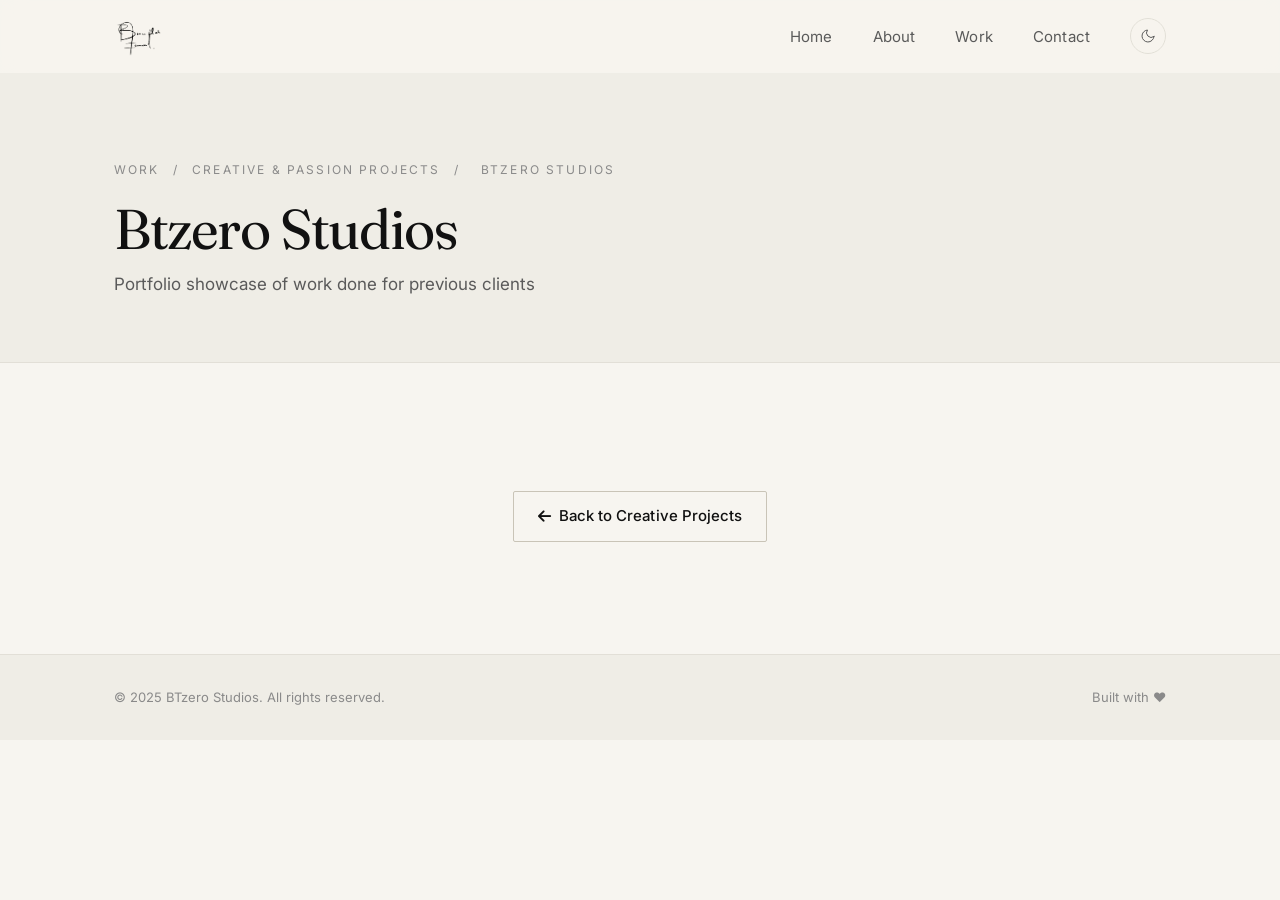
<file: btzero-studios.html>
<!DOCTYPE html>
<html lang="en">
<head>
    <meta charset="UTF-8">
    <meta name="viewport" content="width=device-width, initial-scale=1.0">
    <title>Btzero Studios - Beamlak Tareke</title>
    <script>
        (function() {
            var saved = localStorage.getItem('theme');
            var prefersDark = window.matchMedia && window.matchMedia('(prefers-color-scheme: dark)').matches;
            var theme = saved || (prefersDark ? 'dark' : 'light');
            document.documentElement.setAttribute('data-theme', theme);
        })();
    </script>
    <link rel="preconnect" href="https://fonts.googleapis.com">
    <link rel="preconnect" href="https://fonts.gstatic.com" crossorigin>
    <link href="https://fonts.googleapis.com/css2?family=Fraunces:opsz,wght@9..144,300;9..144,400;9..144,500&family=Inter:wght@300;400;500;600;700&display=swap" rel="stylesheet">
    <link rel="stylesheet" href="styles.css">
    <link rel="stylesheet" href="https://cdnjs.cloudflare.com/ajax/libs/font-awesome/6.0.0/css/all.min.css">
</head>
<body>
    <!-- Navigation -->
    <nav class="navbar">
        <div class="nav-container">
            <div class="nav-logo">
                <a href="index.html"><img src="Pictures/Sign.png" alt="Beamlak Tareke" class="logo-image"></a>
            </div>
            <ul class="nav-menu">
                <li class="nav-item">
                    <a href="index.html#home" class="nav-link">Home</a>
                </li>
                <li class="nav-item">
                    <a href="index.html#about" class="nav-link">About</a>
                </li>
                <li class="nav-item">
                    <a href="index.html#work" class="nav-link">Work</a>
                </li>
                <li class="nav-item">
                    <a href="index.html#contact" class="nav-link">Contact</a>
                </li>
                <li class="nav-item">
                    <button class="theme-toggle" type="button" aria-label="Toggle color theme">
                        <svg class="icon-moon" viewBox="0 0 24 24" fill="none" stroke="currentColor" stroke-width="1.5" stroke-linecap="round" stroke-linejoin="round" aria-hidden="true"><path d="M21 12.79A9 9 0 1 1 11.21 3 7 7 0 0 0 21 12.79z"></path></svg>
                        <svg class="icon-sun" viewBox="0 0 24 24" fill="none" stroke="currentColor" stroke-width="1.5" stroke-linecap="round" stroke-linejoin="round" aria-hidden="true"><circle cx="12" cy="12" r="4"></circle><path d="M12 2v2M12 20v2M4.93 4.93l1.41 1.41M17.66 17.66l1.41 1.41M2 12h2M20 12h2M4.93 19.07l1.41-1.41M17.66 6.34l1.41-1.41"></path></svg>
                    </button>
                </li>
            </ul>
            <button class="hamburger" type="button" aria-label="Toggle menu">
                <span class="bar"></span>
                <span class="bar"></span>
                <span class="bar"></span>
            </button>
        </div>
    </nav>

    <!-- Page Header -->
    <section class="page-header creative-header">
        <div class="container">
            <div class="header-content">
                <div class="breadcrumb">
                    <a href="index.html">Work</a>
                    <span>/</span>
                    <a href="creative-projects.html">Creative & Passion Projects</a>
                    <span>/</span>
                    <span>Btzero Studios</span>
                </div>
                <h1 class="page-title">Btzero Studios</h1>
                <p class="page-subtitle">Portfolio showcase of work done for previous clients</p>
            </div>
        </div>
    </section>

    <!-- Btzero Studios Content -->
    <section class="work-category">
        <div class="container">
            <div class="category-grid">
                <!-- Project cards will go here -->
                <!-- Template:
                <div class="project-card">
                    <div class="project-image">
                        <a href="CLIENT_LINK" target="_blank" class="image-link">
                            <img src="https://source.unsplash.com/featured/800x400/?keyword1,keyword2" alt="Project Name" class="project-thumbnail">
                        </a>
                    </div>
                    <div class="project-content">
                        <h3>Client/Project Name</h3>
                        <p>Project description and work done for the client...</p>
                        <div class="project-tags">
                            <span class="tag">Branding</span>
                            <span class="tag">Design</span>
                            <span class="tag">Media</span>
                        </div>
                        <div class="project-links">
                            <a href="CLIENT_LINK" target="_blank" class="project-link"><i class="fas fa-external-link-alt"></i> View Project</a>
                        </div>
                    </div>
                </div>
                -->
            </div>

            <!-- Back to Creative Projects -->
            <div class="back-to-work">
                <a href="creative-projects.html" class="btn btn-secondary">
                    <i class="fas fa-arrow-left"></i>
                    Back to Creative Projects
                </a>
            </div>
        </div>
    </section>

    <!-- Footer -->
    <footer class="footer">
        <div class="container">
            <div class="footer-content">
                <p>&copy; 2025 BTzero Studios. All rights reserved.</p>
                <p>Built with ❤️</p>
            </div>
        </div>
    </footer>

    <script src="script.js"></script>
</body>
</html>
</file>
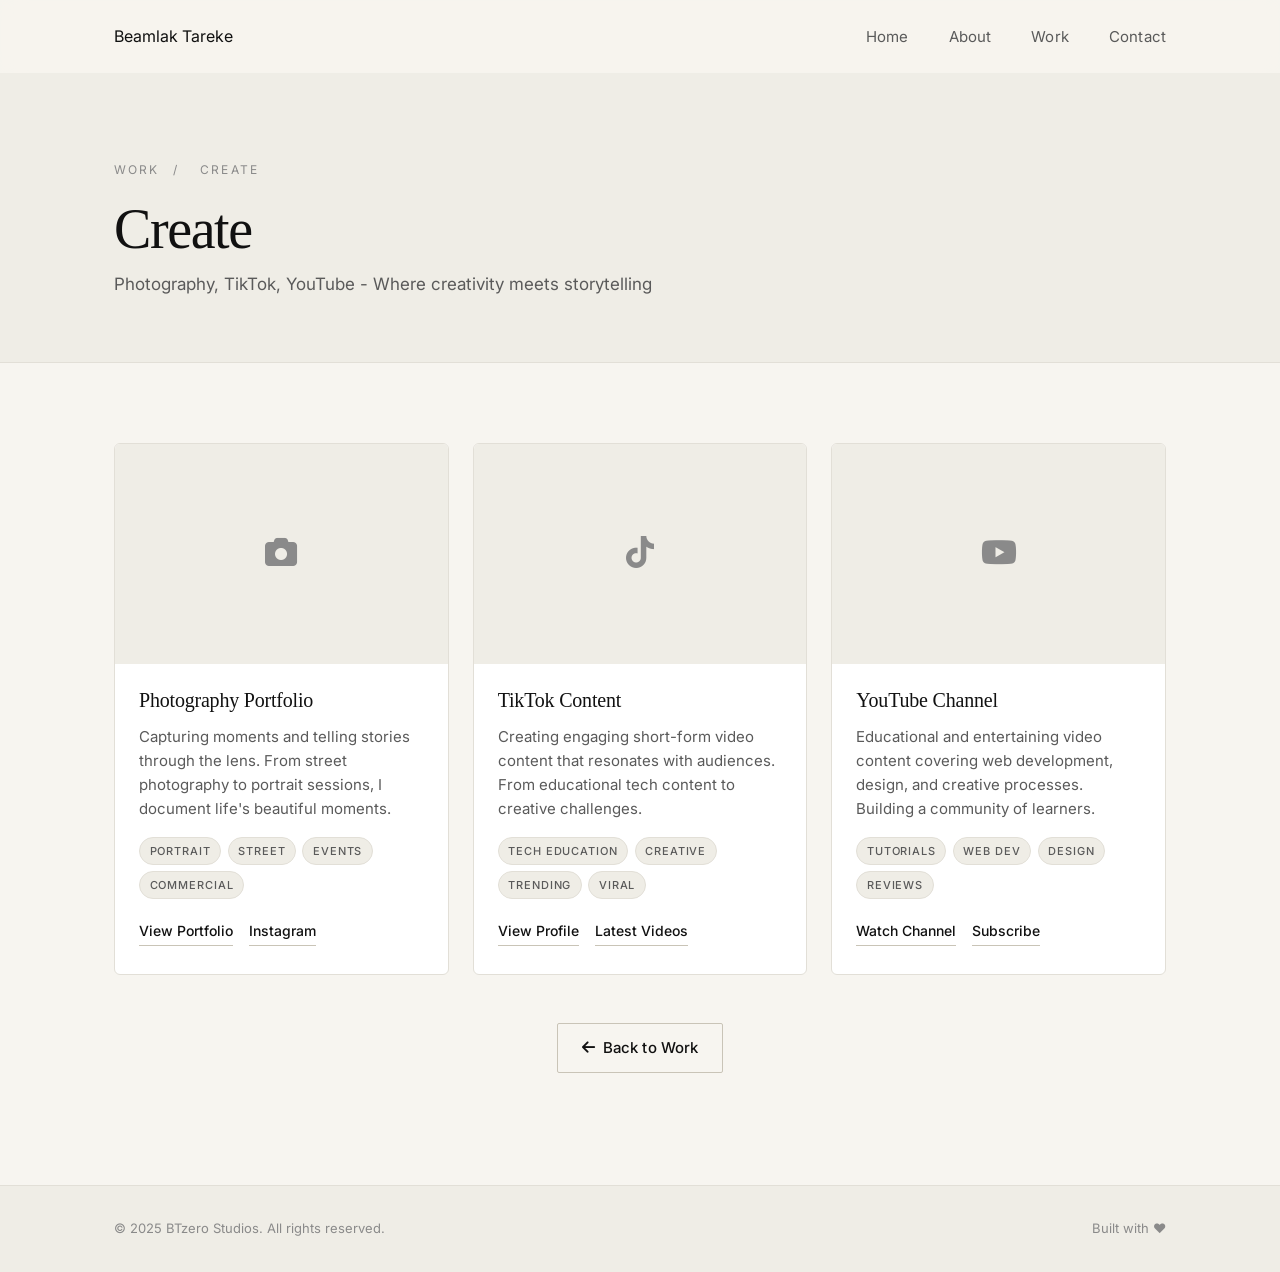
<file: create.html>
<!DOCTYPE html>
<html lang="en">
<head>
    <meta charset="UTF-8">
    <meta name="viewport" content="width=device-width, initial-scale=1.0">
    <title>Create - Beamlak Tareke</title>
    <link rel="stylesheet" href="styles.css">
    <link href="https://fonts.googleapis.com/css2?family=Inter:wght@300;400;500;600;700&display=swap" rel="stylesheet">
    <link rel="stylesheet" href="https://cdnjs.cloudflare.com/ajax/libs/font-awesome/6.0.0/css/all.min.css">
</head>
<body>
    <!-- Navigation -->
    <nav class="navbar">
        <div class="nav-container">
            <div class="nav-logo">
                <a href="index.html">Beamlak Tareke</a>
            </div>
            <ul class="nav-menu">
                <li class="nav-item">
                    <a href="index.html#home" class="nav-link">Home</a>
                </li>
                <li class="nav-item">
                    <a href="index.html#about" class="nav-link">About</a>
                </li>
                <li class="nav-item">
                    <a href="index.html#work" class="nav-link">Work</a>
                </li>
                <li class="nav-item">
                    <a href="index.html#contact" class="nav-link">Contact</a>
                </li>
            </ul>
            <div class="hamburger">
                <span class="bar"></span>
                <span class="bar"></span>
                <span class="bar"></span>
            </div>
        </div>
    </nav>

    <!-- Page Header -->
    <section class="page-header">
        <div class="container">
            <div class="header-content">
                <div class="breadcrumb">
                    <a href="index.html">Work</a>
                    <span>/</span>
                    <span>Create</span>
                </div>
                <h1 class="page-title">Create</h1>
                <p class="page-subtitle">Photography, TikTok, YouTube - Where creativity meets storytelling</p>
            </div>
        </div>
    </section>

    <!-- Create Content -->
    <section class="work-category">
        <div class="container">
            <div class="category-grid">
                <!-- Photography -->
                <div class="project-card">
                    <div class="project-image">
                        <div class="project-placeholder">
                            <i class="fas fa-camera"></i>
                        </div>
                    </div>
                    <div class="project-content">
                        <h3>Photography Portfolio</h3>
                        <p>Capturing moments and telling stories through the lens. From street photography to portrait sessions, I document life's beautiful moments.</p>
                        <div class="project-tags">
                            <span class="tag">Portrait</span>
                            <span class="tag">Street</span>
                            <span class="tag">Events</span>
                            <span class="tag">Commercial</span>
                        </div>
                        <div class="project-links">
                            <a href="#" class="project-link">View Portfolio</a>
                            <a href="#" class="project-link">Instagram</a>
                        </div>
                    </div>
                </div>

                <!-- TikTok -->
                <div class="project-card">
                    <div class="project-image">
                        <div class="project-placeholder">
                            <i class="fab fa-tiktok"></i>
                        </div>
                    </div>
                    <div class="project-content">
                        <h3>TikTok Content</h3>
                        <p>Creating engaging short-form video content that resonates with audiences. From educational tech content to creative challenges.</p>
                        <div class="project-tags">
                            <span class="tag">Tech Education</span>
                            <span class="tag">Creative</span>
                            <span class="tag">Trending</span>
                            <span class="tag">Viral</span>
                        </div>
                        <div class="project-links">
                            <a href="#" class="project-link">View Profile</a>
                            <a href="#" class="project-link">Latest Videos</a>
                        </div>
                    </div>
                </div>

                <!-- YouTube -->
                <div class="project-card">
                    <div class="project-image">
                        <div class="project-placeholder">
                            <i class="fab fa-youtube"></i>
                        </div>
                    </div>
                    <div class="project-content">
                        <h3>YouTube Channel</h3>
                        <p>Educational and entertaining video content covering web development, design, and creative processes. Building a community of learners.</p>
                        <div class="project-tags">
                            <span class="tag">Tutorials</span>
                            <span class="tag">Web Dev</span>
                            <span class="tag">Design</span>
                            <span class="tag">Reviews</span>
                        </div>
                        <div class="project-links">
                            <a href="#" class="project-link">Watch Channel</a>
                            <a href="#" class="project-link">Subscribe</a>
                        </div>
                    </div>
                </div>
            </div>

            <!-- Back to Work -->
            <div class="back-to-work">
                <a href="index.html#work" class="btn btn-secondary">
                    <i class="fas fa-arrow-left"></i>
                    Back to Work
                </a>
            </div>
        </div>
    </section>

    <!-- Footer -->
    <footer class="footer">
        <div class="container">
            <div class="footer-content">
                <p>&copy; 2025 BTzero Studios. All rights reserved.</p>
                <p>Built with ❤️</p>
            </div>
        </div>
    </footer>

    <script src="script.js"></script>
</body>
</html>
</file>
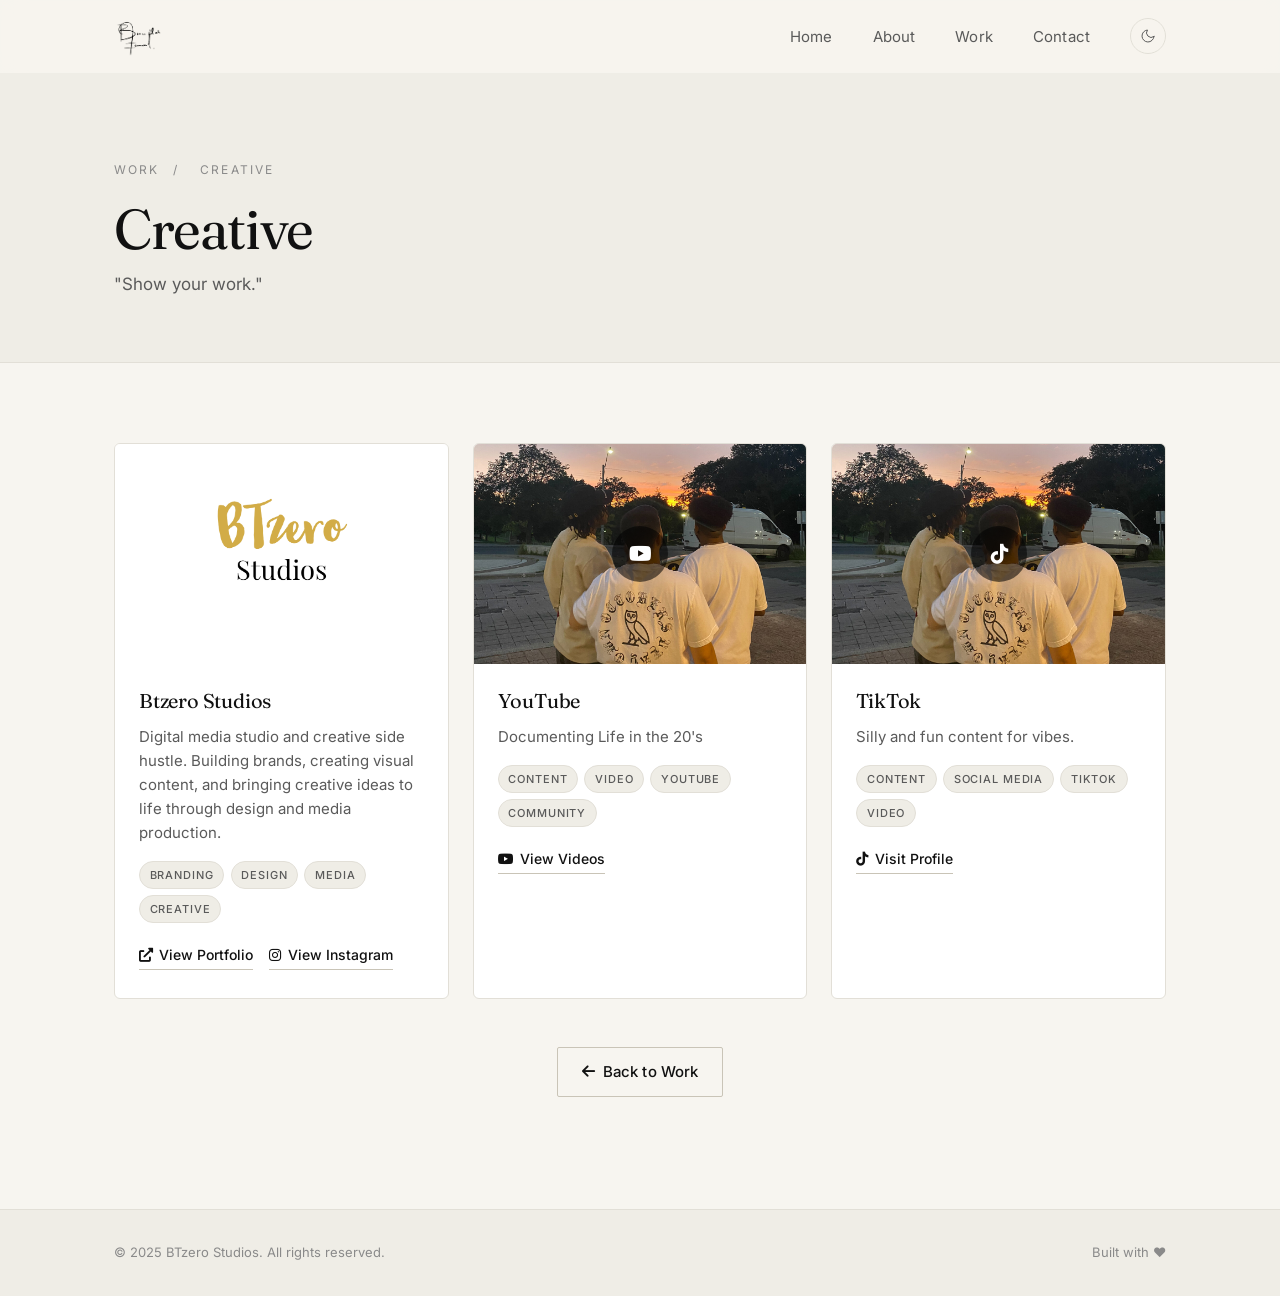
<file: creative-projects.html>
<!DOCTYPE html>
<html lang="en">
<head>
    <meta charset="UTF-8">
    <meta name="viewport" content="width=device-width, initial-scale=1.0">
    <title>Creative & Passion Projects - Beamlak Tareke</title>
    <script>
        (function() {
            var saved = localStorage.getItem('theme');
            var prefersDark = window.matchMedia && window.matchMedia('(prefers-color-scheme: dark)').matches;
            var theme = saved || (prefersDark ? 'dark' : 'light');
            document.documentElement.setAttribute('data-theme', theme);
        })();
    </script>
    <link rel="preconnect" href="https://fonts.googleapis.com">
    <link rel="preconnect" href="https://fonts.gstatic.com" crossorigin>
    <link href="https://fonts.googleapis.com/css2?family=Fraunces:opsz,wght@9..144,300;9..144,400;9..144,500&family=Inter:wght@300;400;500;600;700&display=swap" rel="stylesheet">
    <link rel="stylesheet" href="styles.css">
    <link rel="stylesheet" href="https://cdnjs.cloudflare.com/ajax/libs/font-awesome/6.0.0/css/all.min.css">
</head>
<body>
    <!-- Navigation -->
    <nav class="navbar">
        <div class="nav-container">
            <div class="nav-logo">
                <a href="index.html"><img src="Pictures/Sign.png" alt="Beamlak Tareke" class="logo-image"></a>
            </div>
            <ul class="nav-menu">
                <li class="nav-item">
                    <a href="index.html#home" class="nav-link">Home</a>
                </li>
                <li class="nav-item">
                    <a href="index.html#about" class="nav-link">About</a>
                </li>
                <li class="nav-item">
                    <a href="index.html#work" class="nav-link">Work</a>
                </li>
                <li class="nav-item">
                    <a href="index.html#contact" class="nav-link">Contact</a>
                </li>
                <li class="nav-item">
                    <button class="theme-toggle" type="button" aria-label="Toggle color theme">
                        <svg class="icon-moon" viewBox="0 0 24 24" fill="none" stroke="currentColor" stroke-width="1.5" stroke-linecap="round" stroke-linejoin="round" aria-hidden="true"><path d="M21 12.79A9 9 0 1 1 11.21 3 7 7 0 0 0 21 12.79z"></path></svg>
                        <svg class="icon-sun" viewBox="0 0 24 24" fill="none" stroke="currentColor" stroke-width="1.5" stroke-linecap="round" stroke-linejoin="round" aria-hidden="true"><circle cx="12" cy="12" r="4"></circle><path d="M12 2v2M12 20v2M4.93 4.93l1.41 1.41M17.66 17.66l1.41 1.41M2 12h2M20 12h2M4.93 19.07l1.41-1.41M17.66 6.34l1.41-1.41"></path></svg>
                    </button>
                </li>
            </ul>
            <button class="hamburger" type="button" aria-label="Toggle menu">
                <span class="bar"></span>
                <span class="bar"></span>
                <span class="bar"></span>
            </button>
        </div>
    </nav>

    <!-- Page Header -->
    <section class="page-header creative-header">
        <div class="container">
            <div class="header-content">
                <div class="breadcrumb">
                    <a href="index.html">Work</a>
                    <span>/</span>
                    <span>Creative</span>
                </div>
                <h1 class="page-title">Creative</h1>
                <p class="page-subtitle">"Show your work."</p>
            </div>
        </div>
    </section>

    <!-- Creative Projects Content -->
    <section class="work-category">
        <div class="container">
            <div class="category-grid">
                <!-- Btzero Studios -->
                <div class="project-card">
                    <div class="project-image">
                        <a href="btzero-studios.html" class="image-link">
                            <img src="Pictures/Btzero_Studios.png" alt="Btzero Studios" class="project-thumbnail">
                        </a>
                    </div>
                    <div class="project-content">
                        <h3>Btzero Studios</h3>
                        <p>Digital media studio and creative side hustle. Building brands, creating visual content, and bringing creative ideas to life through design and media production.</p>
                        <div class="project-tags">
                            <span class="tag">Branding</span>
                            <span class="tag">Design</span>
                            <span class="tag">Media</span>
                            <span class="tag">Creative</span>
                        </div>
                        <div class="project-links">
                            <a href="btzero-studios.html" class="project-link"><i class="fas fa-external-link-alt"></i> View Portfolio</a>
                            <a href="https://www.instagram.com/btzerostudios/" target="_blank" class="project-link"><i class="fab fa-instagram"></i> View Instagram</a>

                        </div>
                    </div>
                </div>

                <!-- YouTube -->
                <div class="project-card">
                    <div class="project-image">
                        <a href="youtube.html" class="image-link">
                            <img src="Pictures/YT.png" alt="YouTube" class="project-thumbnail">
                            <div class="play-overlay">
                                <i class="fab fa-youtube"></i>
                            </div>
                        </a>
                    </div>
                    <div class="project-content">
                        <h3>YouTube</h3>
                        <p>Documenting Life in the 20's</p>
                        <div class="project-tags">
                            <span class="tag">Content</span>
                            <span class="tag">Video</span>
                            <span class="tag">YouTube</span>
                            <span class="tag">Community</span>
                        </div>
                        <div class="project-links">
                            <a href="youtube.html" class="project-link"><i class="fab fa-youtube"></i> View Videos</a>
                        </div>
                    </div>
                </div>

                <!-- TikTok -->
                <div class="project-card">
                    <div class="project-image">
                        <a href="https://www.tiktok.com/@beamlaktareke?_r=1&_t=ZM-92dsQf4h6JI" target="_blank" class="image-link">
                            <img src="Pictures/YT.png" alt="TikTok" class="project-thumbnail">
                            <div class="play-overlay">
                                <i class="fab fa-tiktok"></i>
                            </div>
                        </a>
                    </div>
                    <div class="project-content">
                        <h3>TikTok</h3>
                        <p>Silly and fun content for vibes.</p>
                        <div class="project-tags">
                            <span class="tag">Content</span>
                            <span class="tag">Social Media</span>
                            <span class="tag">TikTok</span>
                            <span class="tag">Video</span>
                        </div>
                        <div class="project-links">
                            <a href="https://www.tiktok.com/@beamlaktareke?_r=1&_t=ZM-92dsQf4h6JI" target="_blank" class="project-link"><i class="fab fa-tiktok"></i> Visit Profile</a>
                        </div>
                    </div>
                </div>
            </div>

            <!-- Back to Work -->
            <div class="back-to-work">
                <a href="index.html#work" class="btn btn-secondary">
                    <i class="fas fa-arrow-left"></i>
                    Back to Work
                </a>
            </div>
        </div>
    </section>

    <!-- Footer -->
    <footer class="footer">
        <div class="container">
            <div class="footer-content">
                <p>&copy; 2025 BTzero Studios. All rights reserved.</p>
                <p>Built with ❤️</p>
            </div>
        </div>
    </footer>

    <script src="script.js"></script>
</body>
</html>
</file>
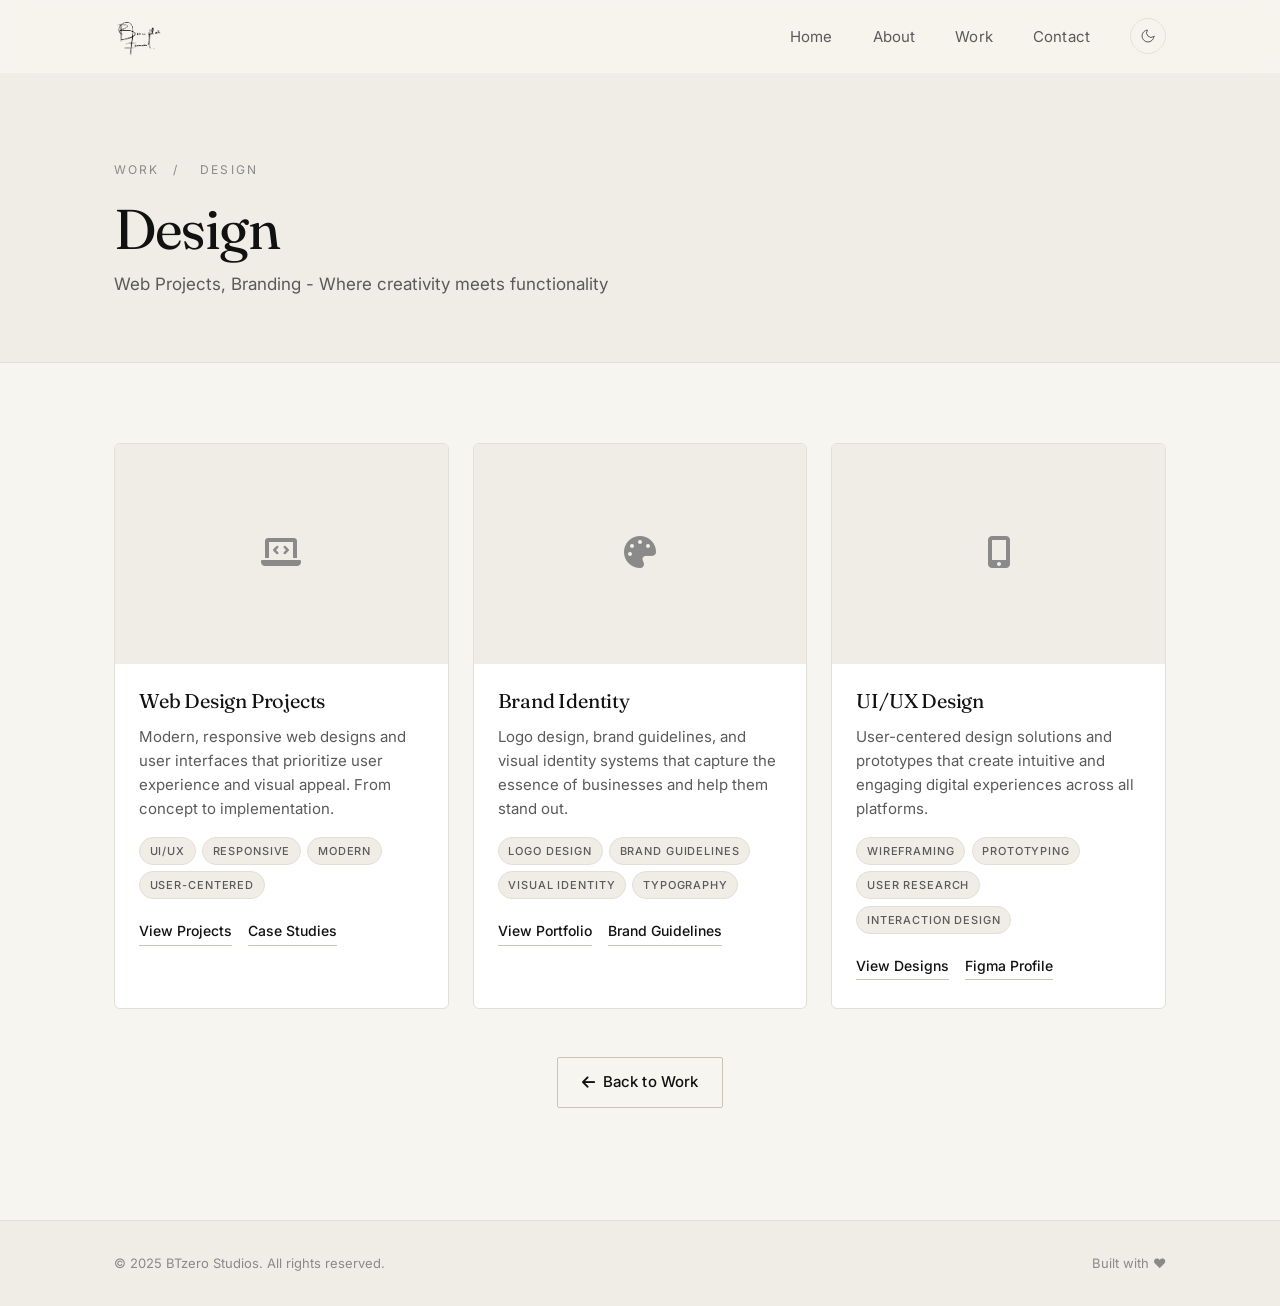
<file: design.html>
<!DOCTYPE html>
<html lang="en">
<head>
    <meta charset="UTF-8">
    <meta name="viewport" content="width=device-width, initial-scale=1.0">
    <title>Design - Beamlak Tareke</title>
    <script>
        (function() {
            var saved = localStorage.getItem('theme');
            var prefersDark = window.matchMedia && window.matchMedia('(prefers-color-scheme: dark)').matches;
            var theme = saved || (prefersDark ? 'dark' : 'light');
            document.documentElement.setAttribute('data-theme', theme);
        })();
    </script>
    <link rel="preconnect" href="https://fonts.googleapis.com">
    <link rel="preconnect" href="https://fonts.gstatic.com" crossorigin>
    <link href="https://fonts.googleapis.com/css2?family=Fraunces:opsz,wght@9..144,300;9..144,400;9..144,500&family=Inter:wght@300;400;500;600;700&display=swap" rel="stylesheet">
    <link rel="stylesheet" href="styles.css">
    <link rel="stylesheet" href="https://cdnjs.cloudflare.com/ajax/libs/font-awesome/6.0.0/css/all.min.css">
</head>
<body>
    <!-- Navigation -->
    <nav class="navbar">
        <div class="nav-container">
            <div class="nav-logo">
                <a href="index.html"><img src="Pictures/Sign.png" alt="Beamlak Tareke" class="logo-image"></a>
            </div>
            <ul class="nav-menu">
                <li class="nav-item">
                    <a href="index.html#home" class="nav-link">Home</a>
                </li>
                <li class="nav-item">
                    <a href="index.html#about" class="nav-link">About</a>
                </li>
                <li class="nav-item">
                    <a href="index.html#work" class="nav-link">Work</a>
                </li>
                <li class="nav-item">
                    <a href="index.html#contact" class="nav-link">Contact</a>
                </li>
                <li class="nav-item">
                    <button class="theme-toggle" type="button" aria-label="Toggle color theme">
                        <svg class="icon-moon" viewBox="0 0 24 24" fill="none" stroke="currentColor" stroke-width="1.5" stroke-linecap="round" stroke-linejoin="round" aria-hidden="true"><path d="M21 12.79A9 9 0 1 1 11.21 3 7 7 0 0 0 21 12.79z"></path></svg>
                        <svg class="icon-sun" viewBox="0 0 24 24" fill="none" stroke="currentColor" stroke-width="1.5" stroke-linecap="round" stroke-linejoin="round" aria-hidden="true"><circle cx="12" cy="12" r="4"></circle><path d="M12 2v2M12 20v2M4.93 4.93l1.41 1.41M17.66 17.66l1.41 1.41M2 12h2M20 12h2M4.93 19.07l1.41-1.41M17.66 6.34l1.41-1.41"></path></svg>
                    </button>
                </li>
            </ul>
            <button class="hamburger" type="button" aria-label="Toggle menu">
                <span class="bar"></span>
                <span class="bar"></span>
                <span class="bar"></span>
            </button>
        </div>
    </nav>

    <!-- Page Header -->
    <section class="page-header">
        <div class="container">
            <div class="header-content">
                <div class="breadcrumb">
                    <a href="index.html">Work</a>
                    <span>/</span>
                    <span>Design</span>
                </div>
                <h1 class="page-title">Design</h1>
                <p class="page-subtitle">Web Projects, Branding - Where creativity meets functionality</p>
            </div>
        </div>
    </section>

    <!-- Design Content -->
    <section class="work-category">
        <div class="container">
            <div class="category-grid">
                <!-- Web Design -->
                <div class="project-card">
                    <div class="project-image">
                        <div class="project-placeholder">
                            <i class="fas fa-laptop-code"></i>
                        </div>
                    </div>
                    <div class="project-content">
                        <h3>Web Design Projects</h3>
                        <p>Modern, responsive web designs and user interfaces that prioritize user experience and visual appeal. From concept to implementation.</p>
                        <div class="project-tags">
                            <span class="tag">UI/UX</span>
                            <span class="tag">Responsive</span>
                            <span class="tag">Modern</span>
                            <span class="tag">User-Centered</span>
                        </div>
                        <div class="project-links">
                            <a href="#" class="project-link">View Projects</a>
                            <a href="#" class="project-link">Case Studies</a>
                        </div>
                    </div>
                </div>

                <!-- Brand Identity -->
                <div class="project-card">
                    <div class="project-image">
                        <div class="project-placeholder">
                            <i class="fas fa-palette"></i>
                        </div>
                    </div>
                    <div class="project-content">
                        <h3>Brand Identity</h3>
                        <p>Logo design, brand guidelines, and visual identity systems that capture the essence of businesses and help them stand out.</p>
                        <div class="project-tags">
                            <span class="tag">Logo Design</span>
                            <span class="tag">Brand Guidelines</span>
                            <span class="tag">Visual Identity</span>
                            <span class="tag">Typography</span>
                        </div>
                        <div class="project-links">
                            <a href="#" class="project-link">View Portfolio</a>
                            <a href="#" class="project-link">Brand Guidelines</a>
                        </div>
                    </div>
                </div>

                <!-- UI/UX Design -->
                <div class="project-card">
                    <div class="project-image">
                        <div class="project-placeholder">
                            <i class="fas fa-mobile-alt"></i>
                        </div>
                    </div>
                    <div class="project-content">
                        <h3>UI/UX Design</h3>
                        <p>User-centered design solutions and prototypes that create intuitive and engaging digital experiences across all platforms.</p>
                        <div class="project-tags">
                            <span class="tag">Wireframing</span>
                            <span class="tag">Prototyping</span>
                            <span class="tag">User Research</span>
                            <span class="tag">Interaction Design</span>
                        </div>
                        <div class="project-links">
                            <a href="#" class="project-link">View Designs</a>
                            <a href="#" class="project-link">Figma Profile</a>
                        </div>
                    </div>
                </div>
            </div>

            <!-- Back to Work -->
            <div class="back-to-work">
                <a href="index.html#work" class="btn btn-secondary">
                    <i class="fas fa-arrow-left"></i>
                    Back to Work
                </a>
            </div>
        </div>
    </section>

    <!-- Footer -->
    <footer class="footer">
        <div class="container">
            <div class="footer-content">
                <p>&copy; 2025 BTzero Studios. All rights reserved.</p>
                <p>Built with ❤️</p>
            </div>
        </div>
    </footer>

    <script src="script.js"></script>
</body>
</html>
</file>
<file: styles.css>
/* ==========================================================================
   Beamlak Tareke — Editorial Minimalism
   Light + Dark themed via [data-theme] on <html>
   ========================================================================== */

/* ---------- Tokens ---------- */
:root {
    --bg:            #F7F5F0;
    --surface:       #FFFFFF;
    --surface-2:     #EFEDE6;
    --fg:            #111111;
    --fg-muted:      #5A5A5A;
    --fg-subtle:     #8A8A8A;
    --border:        #E2DFD7;
    --border-strong: #C9C4B7;
    --accent:        #B5482F;
    --accent-hover:  #8E3722;
    --accent-soft:   rgba(181, 72, 47, 0.08);

    --font-display: 'Fraunces', 'Times New Roman', serif;
    --font-body:    'Inter', -apple-system, BlinkMacSystemFont, system-ui, sans-serif;

    --container: 1100px;
    --gutter: 1.5rem;

    --radius-sm: 2px;
    --radius-md: 6px;
    --radius-lg: 12px;

    --transition: 200ms ease;
    --transition-slow: 320ms ease;

    --section-pad: 8rem;
}

[data-theme="dark"] {
    --bg:            #0E0E0E;
    --surface:       #161616;
    --surface-2:     #1C1C1A;
    --fg:            #F2F0EA;
    --fg-muted:      #A8A8A2;
    --fg-subtle:     #6E6E68;
    --border:        #262626;
    --border-strong: #3A3A3A;
    --accent:        #D9785C;
    --accent-hover:  #E8967D;
    --accent-soft:   rgba(217, 120, 92, 0.12);
}

/* Smooth color transitions on theme toggle */
html, body, .navbar, .folder, .project-card, .skill-tag, .tag, .tech-tag,
.contact-form, .form-group input, .form-group textarea, .social-link,
.country-card, .stat-item, .footer, .work-category, .about, .contact, .hero,
.btn, .nav-link, .theme-toggle {
    transition: background-color var(--transition), color var(--transition),
                border-color var(--transition);
}

/* ---------- Reset ---------- */
*, *::before, *::after {
    margin: 0;
    padding: 0;
    box-sizing: border-box;
}

html {
    scroll-behavior: smooth;
    font-size: 16px;
}

@media (prefers-reduced-motion: reduce) {
    html { scroll-behavior: auto; }
    *, *::before, *::after {
        animation-duration: 0.01ms !important;
        animation-iteration-count: 1 !important;
        transition-duration: 0.01ms !important;
    }
}

body {
    font-family: var(--font-body);
    font-weight: 400;
    line-height: 1.65;
    color: var(--fg);
    background-color: var(--bg);
    -webkit-font-smoothing: antialiased;
    -moz-osx-font-smoothing: grayscale;
    text-rendering: optimizeLegibility;
}

img { max-width: 100%; height: auto; display: block; }

a { color: inherit; text-decoration: none; }

::selection { background: var(--accent); color: var(--bg); }

.container {
    max-width: var(--container);
    margin: 0 auto;
    padding: 0 var(--gutter);
}

/* ---------- Typography ---------- */
h1, h2, h3, h4, h5, h6 {
    font-family: var(--font-display);
    font-weight: 400;
    color: var(--fg);
    letter-spacing: -0.02em;
    line-height: 1.15;
}

p { color: var(--fg-muted); }

/* ---------- Navbar ---------- */
.navbar {
    position: fixed;
    top: 0;
    left: 0;
    right: 0;
    width: 100%;
    z-index: 1000;
    background: color-mix(in srgb, var(--bg) 88%, transparent);
    backdrop-filter: saturate(180%) blur(12px);
    -webkit-backdrop-filter: saturate(180%) blur(12px);
    border-bottom: 1px solid transparent;
}

.navbar.scrolled {
    border-bottom-color: var(--border);
}

.nav-container {
    max-width: var(--container);
    margin: 0 auto;
    padding: 0 var(--gutter);
    display: flex;
    justify-content: space-between;
    align-items: center;
    height: 72px;
}

.nav-logo a {
    display: flex;
    align-items: center;
    color: var(--fg);
    text-decoration: none;
}

.logo-image {
    height: 56px;
    width: auto;
    object-fit: contain;
    transition: opacity var(--transition);
}

[data-theme="dark"] .logo-image { filter: invert(1) hue-rotate(180deg); }

.nav-logo a:hover .logo-image { opacity: 0.7; }

.nav-menu {
    display: flex;
    list-style: none;
    gap: 2.5rem;
    align-items: center;
}

.nav-link {
    color: var(--fg-muted);
    font-size: 0.9375rem;
    font-weight: 400;
    letter-spacing: 0.01em;
    position: relative;
    cursor: pointer;
}

.nav-link:hover,
.nav-link.active { color: var(--fg); }

.nav-link::after {
    content: '';
    position: absolute;
    bottom: -6px;
    left: 0;
    height: 1px;
    width: 100%;
    background: var(--fg);
    transform: scaleX(0);
    transform-origin: left;
    transition: transform var(--transition);
}

.nav-link:hover::after,
.nav-link.active::after { transform: scaleX(1); }

/* Theme toggle button */
.theme-toggle {
    background: transparent;
    border: 1px solid var(--border);
    border-radius: 999px;
    width: 36px;
    height: 36px;
    display: inline-flex;
    align-items: center;
    justify-content: center;
    cursor: pointer;
    color: var(--fg-muted);
    padding: 0;
}

.theme-toggle:hover {
    color: var(--fg);
    border-color: var(--border-strong);
}

.theme-toggle svg { width: 16px; height: 16px; }
.theme-toggle .icon-sun { display: none; }
.theme-toggle .icon-moon { display: block; }
[data-theme="dark"] .theme-toggle .icon-sun { display: block; }
[data-theme="dark"] .theme-toggle .icon-moon { display: none; }

/* Hamburger */
.hamburger {
    display: none;
    flex-direction: column;
    cursor: pointer;
    background: transparent;
    border: 0;
    gap: 4px;
    padding: 6px;
}

.bar {
    width: 22px;
    height: 1.5px;
    background-color: var(--fg);
    transition: var(--transition);
}

.hamburger.active .bar:nth-child(1) { transform: rotate(45deg) translate(5px, 5px); }
.hamburger.active .bar:nth-child(2) { opacity: 0; }
.hamburger.active .bar:nth-child(3) { transform: rotate(-45deg) translate(5px, -5px); }

/* ---------- Hero ---------- */
.hero {
    min-height: 100vh;
    display: flex;
    align-items: center;
    background: var(--bg);
    color: var(--fg);
    position: relative;
    padding: 8rem 0 6rem;
}

.hero-container {
    max-width: var(--container);
    margin: 0 auto;
    padding: 0 var(--gutter);
    display: grid;
    grid-template-columns: 1.2fr 1fr;
    gap: 5rem;
    align-items: center;
    width: 100%;
}

.hero-content { animation: fadeUp 800ms ease both; }

.hero-title {
    font-family: var(--font-display);
    font-size: clamp(2.5rem, 5.5vw, 4.5rem);
    font-weight: 400;
    letter-spacing: -0.025em;
    line-height: 1.05;
    color: var(--fg);
    margin-bottom: 1.5rem;
}

.highlight {
    font-style: italic;
    font-weight: 400;
    color: var(--accent);
    -webkit-text-fill-color: currentColor;
    background: none;
    -webkit-background-clip: unset;
            background-clip: unset;
}

.hero-subtitle {
    font-size: 1.125rem;
    line-height: 1.6;
    color: var(--fg-muted);
    max-width: 32rem;
    margin-bottom: 2.5rem;
    font-weight: 400;
}

.hero-buttons {
    display: flex;
    gap: 0.75rem;
    flex-wrap: wrap;
}

.hero-image {
    display: flex;
    justify-content: center;
    animation: fadeUp 900ms 100ms ease both;
}

.profile-image {
    width: 100%;
    max-width: 380px;
    aspect-ratio: 4 / 5;
    overflow: hidden;
    border-radius: 2px;
    background: var(--surface-2);
}

.hero-photo {
    width: 100%;
    height: 100%;
    object-fit: cover;
    filter: grayscale(0%) contrast(1.02);
    transition: filter var(--transition-slow);
}

.hero-photo:hover { filter: grayscale(15%); }

.scroll-indicator {
    position: absolute;
    bottom: 2.5rem;
    left: 50%;
    transform: translateX(-50%);
    color: var(--fg-subtle);
    font-size: 0.75rem;
    text-transform: uppercase;
    letter-spacing: 0.18em;
    display: flex;
    flex-direction: column;
    align-items: center;
    gap: 0.5rem;
    animation: floatY 2.4s ease-in-out infinite;
}

.scroll-arrow {
    width: 1px;
    height: 32px;
    background: linear-gradient(to bottom, transparent, var(--fg-subtle));
    border: 0;
    transform: none;
}

/* ---------- Buttons ---------- */
.btn {
    display: inline-flex;
    align-items: center;
    justify-content: center;
    gap: 0.5rem;
    padding: 0.75rem 1.5rem;
    border-radius: var(--radius-sm);
    font-size: 0.9375rem;
    font-weight: 500;
    font-family: var(--font-body);
    letter-spacing: 0.005em;
    text-decoration: none;
    cursor: pointer;
    border: 1px solid transparent;
    transition: background-color var(--transition), color var(--transition),
                border-color var(--transition), opacity var(--transition);
}

.btn-primary {
    background: var(--fg);
    color: var(--bg);
    border-color: var(--fg);
}

.btn-primary:hover {
    background: var(--accent);
    border-color: var(--accent);
    color: #FFFFFF;
}

[data-theme="dark"] .btn-primary:hover { color: #0E0E0E; }

.btn-secondary {
    background: transparent;
    color: var(--fg);
    border-color: var(--border-strong);
}

.btn-secondary:hover {
    background: var(--fg);
    color: var(--bg);
    border-color: var(--fg);
}

/* ---------- Section structure ---------- */
section { padding: var(--section-pad) 0; }

.section-header {
    text-align: left;
    margin-bottom: 4rem;
    max-width: 56rem;
}

.section-title {
    font-family: var(--font-display);
    font-size: clamp(2rem, 3.5vw, 3rem);
    font-weight: 400;
    letter-spacing: -0.02em;
    color: var(--fg);
    margin-bottom: 0.75rem;
    line-height: 1.1;
}

.section-subtitle {
    font-size: 1rem;
    color: var(--fg-subtle);
    font-weight: 400;
    text-transform: uppercase;
    letter-spacing: 0.18em;
}

/* ---------- About ---------- */
.about { background: var(--surface-2); }

.about-content {
    display: grid;
    grid-template-columns: 1fr 1.1fr;
    gap: 4rem;
    align-items: start;
}

.about-text h3 {
    font-family: var(--font-display);
    font-size: 1.5rem;
    font-weight: 400;
    margin-bottom: 1.25rem;
    color: var(--fg);
}

.about-text p {
    margin-bottom: 1.25rem;
    color: var(--fg-muted);
    line-height: 1.75;
    font-size: 1rem;
    max-width: 36rem;
}

.skills { margin-top: 2rem; }

.skills h4 {
    font-family: var(--font-body);
    font-size: 0.75rem;
    font-weight: 600;
    margin-bottom: 1rem;
    color: var(--fg-subtle);
    text-transform: uppercase;
    letter-spacing: 0.18em;
}

.skill-tags {
    display: flex;
    flex-wrap: wrap;
    gap: 0.5rem;
}

.skill-tag {
    background: transparent;
    color: var(--fg);
    border: 1px solid var(--border-strong);
    padding: 0.4rem 0.85rem;
    border-radius: 999px;
    font-size: 0.8125rem;
    font-weight: 400;
    letter-spacing: 0.01em;
}

.skill-tag:hover {
    border-color: var(--fg);
    background: var(--surface);
}

/* Journey map (kept, cleaned up) */
.journey-animation-container { display: flex; }

.journey-map {
    background: var(--surface);
    border: 1px solid var(--border);
    border-radius: var(--radius-md);
    padding: 1.5rem;
    width: 100%;
    overflow: hidden;
}

.journey-svg {
    width: 100%;
    height: auto;
    max-height: 460px;
    display: block;
}

.journey-path {
    stroke: var(--fg-subtle);
    stroke-width: 1.5;
    stroke-dasharray: 1400;
    stroke-dashoffset: 1400;
    animation: drawPath 5s ease-out forwards;
    filter: none;
    opacity: 0.55;
}

@keyframes drawPath {
    to { stroke-dashoffset: 0; }
}

.journey-dot {
    fill: var(--accent);
    filter: none;
}

.country-marker {
    cursor: pointer;
    opacity: 0;
    animation: fadeInMarker 800ms ease forwards;
}

.country-marker:nth-of-type(2) { animation-delay: 600ms; }
.country-marker:nth-of-type(3) { animation-delay: 1200ms; }
.country-marker:nth-of-type(4) { animation-delay: 1800ms; }

@keyframes fadeInMarker {
    from { opacity: 0; }
    to   { opacity: 1; }
}

.marker-ring {
    fill: var(--accent-soft);
    animation: ringPulse 2.6s ease-in-out infinite;
}

@keyframes ringPulse {
    0%, 100% { r: 22; opacity: 0.5; }
    50%      { r: 32; opacity: 0.15; }
}

.country-emoji {
    cursor: pointer;
    pointer-events: none;
    filter: none;
}

.country-marker:hover .marker-ring {
    r: 38;
    opacity: 0.3;
    animation: none;
}

.country-background {
    opacity: 0;
    transition: opacity 400ms ease;
    pointer-events: none;
    filter: blur(2px);
}

.country-marker:hover .country-background {
    opacity: 0.32;
    filter: blur(1px);
}

[data-theme="dark"] .country-background { opacity: 0; }
[data-theme="dark"] .country-marker:hover .country-background { opacity: 0.22; }

/* ---------- Work / Folders ---------- */
.work-folders {
    display: grid;
    grid-template-columns: repeat(auto-fit, minmax(280px, 1fr));
    gap: 1.25rem;
    margin-top: 2rem;
}

.folder {
    background: var(--surface);
    border: 1px solid var(--border);
    border-radius: var(--radius-md);
    padding: 2rem 1.75rem;
    cursor: pointer;
    text-decoration: none;
    color: inherit;
    display: flex;
    flex-direction: column;
    position: relative;
    overflow: hidden;
    min-height: 220px;
}

.folder::before {
    content: '';
    position: absolute;
    top: 0;
    left: 0;
    right: 0;
    height: 1px;
    background: var(--accent);
    transform: scaleX(0);
    transform-origin: left;
    transition: transform 320ms ease;
}

.folder:hover::before { transform: scaleX(1); }

.folder:hover {
    border-color: var(--border-strong);
    background: var(--bg);
}

.folder-icon {
    font-size: 1.25rem;
    color: var(--fg-subtle);
    margin-bottom: 1.25rem;
    transition: color var(--transition);
}

.folder:hover .folder-icon { color: var(--accent); }

.folder-title {
    font-family: var(--font-display);
    font-size: 1.625rem;
    font-weight: 400;
    color: var(--fg);
    margin-bottom: 0.4rem;
    letter-spacing: -0.015em;
}

.folder-subtitle {
    color: var(--fg-muted);
    font-size: 0.9375rem;
    font-style: normal;
    font-weight: 400;
    line-height: 1.5;
    max-width: 26rem;
}

.folder-content {
    max-height: 0;
    overflow: hidden;
    transition: max-height 320ms ease;
}

.folder.active .folder-content { max-height: 500px; }

/* Category accent strips */
.folder[data-category="cs"]::before,
.folder[data-category="creative"]::before,
.folder[data-category="features"]::before {
    background: var(--accent);
}

/* ---------- Page Header (cs / creative / features) ---------- */
.page-header {
    background: var(--surface-2);
    border-bottom: 1px solid var(--border);
    color: var(--fg);
    padding: 10rem 0 4rem;
    position: relative;
    overflow: hidden;
}

/* Reset all old image-blur treatments */
.page-header::before,
.page-header::after,
.cs-header::before,
.cs-header::after,
.creative-header::before,
.creative-header::after,
.features-header::before,
.features-header::after { content: none; display: none; }

.cs-header,
.creative-header,
.features-header {
    background: var(--surface-2);
    background-image: none;
}

.header-content {
    position: relative;
    z-index: 1;
    text-align: left;
    max-width: 56rem;
}

.breadcrumb {
    margin-bottom: 1.25rem;
    font-size: 0.75rem;
    color: var(--fg-subtle);
    text-transform: uppercase;
    letter-spacing: 0.18em;
}

.breadcrumb a {
    color: var(--fg-subtle);
    text-decoration: none;
    transition: color var(--transition);
}

.breadcrumb a:hover { color: var(--fg); }

.breadcrumb span {
    margin: 0 0.5rem;
    color: var(--fg-subtle);
}

.page-title {
    font-family: var(--font-display);
    font-size: clamp(2.25rem, 4.5vw, 3.5rem);
    font-weight: 400;
    color: var(--fg);
    margin-bottom: 0.75rem;
    letter-spacing: -0.025em;
    line-height: 1.05;
}

.page-subtitle {
    font-size: 1.0625rem;
    color: var(--fg-muted);
    font-weight: 400;
    max-width: 36rem;
    line-height: 1.6;
}

/* ---------- Project cards ---------- */
.work-category {
    padding: 5rem 0 7rem;
    background: var(--bg);
}

.category-grid {
    display: grid;
    grid-template-columns: repeat(3, 1fr);
    gap: 1.5rem;
    margin-bottom: 3rem;
}

.project-card {
    background: var(--surface);
    border: 1px solid var(--border);
    border-radius: var(--radius-md);
    overflow: hidden;
    display: flex;
    flex-direction: column;
}

.project-card:hover {
    border-color: var(--border-strong);
}

.project-card.featured { border-color: var(--accent); }

.project-image {
    height: 220px;
    background: var(--surface-2);
    display: flex;
    align-items: center;
    justify-content: center;
    position: relative;
    overflow: hidden;
}

.image-link {
    width: 100%;
    height: 100%;
    display: block;
    position: relative;
    text-decoration: none;
}

.project-thumbnail {
    width: 100%;
    height: 100%;
    object-fit: cover;
    transition: transform 600ms ease, filter var(--transition);
}

.image-link:hover .project-thumbnail {
    transform: scale(1.03);
    filter: brightness(0.95);
}

.play-overlay {
    position: absolute;
    top: 50%;
    left: 50%;
    transform: translate(-50%, -50%);
    width: 56px;
    height: 56px;
    border-radius: 50%;
    background: rgba(0, 0, 0, 0.55);
    display: flex;
    align-items: center;
    justify-content: center;
    transition: background var(--transition), transform var(--transition);
}

.play-overlay i {
    color: #fff;
    font-size: 1.25rem;
    margin-left: 2px;
}

.image-link:hover .play-overlay {
    background: rgba(0, 0, 0, 0.75);
    transform: translate(-50%, -50%) scale(1.06);
}

.project-placeholder {
    font-size: 2rem;
    color: var(--fg-subtle);
}

.project-content { padding: 1.5rem 1.5rem 1.75rem; }

.project-content h3 {
    font-family: var(--font-display);
    font-size: 1.25rem;
    font-weight: 400;
    margin-bottom: 0.75rem;
    color: var(--fg);
    letter-spacing: -0.01em;
    line-height: 1.25;
}

.project-content p {
    color: var(--fg-muted);
    margin-bottom: 1rem;
    line-height: 1.6;
    font-size: 0.9375rem;
}

.project-tags {
    display: flex;
    flex-wrap: wrap;
    gap: 0.4rem;
    margin-bottom: 1.25rem;
}

.tag {
    background: var(--surface-2);
    color: var(--fg-muted);
    padding: 0.25rem 0.6rem;
    border-radius: 999px;
    font-size: 0.6875rem;
    font-weight: 500;
    text-transform: uppercase;
    letter-spacing: 0.08em;
    border: 1px solid var(--border);
}

.project-links {
    display: flex;
    gap: 1rem;
    flex-wrap: wrap;
}

.project-link {
    color: var(--fg);
    text-decoration: none;
    font-weight: 500;
    font-size: 0.875rem;
    display: inline-flex;
    align-items: center;
    gap: 0.4rem;
    border-bottom: 1px solid var(--border-strong);
    padding-bottom: 2px;
    transition: color var(--transition), border-color var(--transition);
}

.project-link:hover {
    color: var(--accent);
    border-color: var(--accent);
    background: transparent;
    transform: none;
}

/* ---------- Project item (folder collapse) ---------- */
.project-item {
    padding: 1rem 0;
    border-bottom: 1px solid var(--border);
}

.project-item:last-child { border-bottom: 0; }

.project-item h4 {
    font-family: var(--font-display);
    font-size: 1rem;
    font-weight: 400;
    color: var(--fg);
    margin-bottom: 0.4rem;
}

.project-item p {
    font-size: 0.875rem;
    color: var(--fg-muted);
    line-height: 1.5;
    margin: 0;
}

/* Tech tags inside projects */
.project-tech-stack {
    display: flex;
    flex-wrap: wrap;
    gap: 0.4rem;
    margin-top: 0.75rem;
}

.tech-tag {
    background: var(--surface-2);
    color: var(--fg);
    border: 1px solid var(--border);
    padding: 0.25rem 0.6rem;
    border-radius: 999px;
    font-size: 0.6875rem;
    font-weight: 500;
    letter-spacing: 0.04em;
}

.media-badge {
    display: inline-block;
    background: var(--surface-2);
    color: var(--fg-muted);
    border: 1px solid var(--border);
    padding: 0.2rem 0.6rem;
    border-radius: 999px;
    font-size: 0.6875rem;
    font-weight: 500;
    text-transform: uppercase;
    letter-spacing: 0.1em;
    margin-top: 0.5rem;
}

.video-placeholder {
    background: var(--surface-2);
    border: 1px dashed var(--border-strong);
    border-radius: var(--radius-md);
    padding: 2rem;
    text-align: center;
    margin-top: 1rem;
}

.video-placeholder i {
    font-size: 2rem;
    color: var(--fg-subtle);
    margin-bottom: 0.5rem;
    display: block;
}

.video-placeholder p {
    color: var(--fg-subtle);
    font-size: 0.875rem;
    margin: 0;
}

.back-to-work {
    text-align: center;
    margin-top: 2.5rem;
}

/* ---------- Contact ---------- */
.contact { background: var(--bg); }

.contact-content {
    display: grid;
    grid-template-columns: 1fr 1fr;
    gap: 4rem;
    align-items: start;
}

.contact-info h3 {
    font-family: var(--font-display);
    font-size: 1.5rem;
    font-weight: 400;
    margin-bottom: 1rem;
    color: var(--fg);
}

.contact-info p {
    margin-bottom: 2rem;
    color: var(--fg-muted);
    line-height: 1.75;
    max-width: 32rem;
}

.contact-methods { margin-bottom: 2rem; }

.contact-method {
    display: flex;
    align-items: center;
    gap: 0.85rem;
    margin-bottom: 0.75rem;
    color: var(--fg);
    font-size: 0.9375rem;
}

.contact-method i {
    width: 18px;
    color: var(--fg-subtle);
    font-size: 0.875rem;
}

.social-links {
    display: flex;
    gap: 0.5rem;
}

.social-link {
    width: 40px;
    height: 40px;
    background: transparent;
    border: 1px solid var(--border-strong);
    border-radius: 999px;
    display: flex;
    align-items: center;
    justify-content: center;
    color: var(--fg-muted);
    text-decoration: none;
    transition: color var(--transition), border-color var(--transition), background var(--transition);
}

.social-link:hover {
    color: var(--fg);
    border-color: var(--fg);
    background: transparent;
    transform: none;
}

.contact-form {
    background: var(--surface);
    border: 1px solid var(--border);
    padding: 2rem;
    border-radius: var(--radius-md);
}

.form-group { margin-bottom: 1rem; }

.form-group input,
.form-group textarea {
    width: 100%;
    padding: 0.85rem 1rem;
    border: 1px solid var(--border);
    border-radius: var(--radius-sm);
    background: var(--bg);
    color: var(--fg);
    font-family: var(--font-body);
    font-size: 0.9375rem;
    transition: border-color var(--transition), background var(--transition);
}

.form-group input::placeholder,
.form-group textarea::placeholder { color: var(--fg-subtle); }

.form-group input:focus,
.form-group textarea:focus {
    outline: none;
    border-color: var(--fg);
    background: var(--surface);
}

.contact-form .btn-primary { width: 100%; }

/* ---------- Footer ---------- */
.footer {
    background: var(--surface-2);
    border-top: 1px solid var(--border);
    color: var(--fg-muted);
    padding: 2rem 0;
}

.footer-content {
    display: flex;
    justify-content: space-between;
    align-items: center;
    flex-wrap: wrap;
    gap: 0.5rem;
    font-size: 0.8125rem;
}

.footer-content p {
    margin: 0;
    color: var(--fg-subtle);
}

/* ---------- Stats / Country cards (legacy support) ---------- */
.about-stats {
    display: flex;
    flex-direction: column;
    gap: 1.25rem;
}

.stat-item {
    text-align: center;
    padding: 1.5rem;
    background: var(--surface);
    border: 1px solid var(--border);
    border-radius: var(--radius-md);
}

.stat-number {
    font-family: var(--font-display);
    font-size: 2.25rem;
    font-weight: 400;
    color: var(--fg);
    margin-bottom: 0.25rem;
}

.stat-label {
    color: var(--fg-subtle);
    font-size: 0.75rem;
    text-transform: uppercase;
    letter-spacing: 0.18em;
}

.country-card {
    background: var(--surface);
    border: 1px solid var(--border);
    border-radius: var(--radius-md);
    padding: 1.5rem;
    text-align: center;
    cursor: pointer;
}

.country-card:hover {
    border-color: var(--border-strong);
    background: var(--surface-2);
    transform: none;
    box-shadow: none;
}

/* ---------- Animations ---------- */
@keyframes fadeUp {
    from { opacity: 0; transform: translateY(12px); }
    to   { opacity: 1; transform: translateY(0); }
}

@keyframes floatY {
    0%, 100% { transform: translateX(-50%) translateY(0); opacity: 0.7; }
    50%      { transform: translateX(-50%) translateY(-6px); opacity: 1; }
}

/* ---------- Responsive ---------- */
@media (max-width: 1024px) {
    :root { --section-pad: 6rem; }
    .category-grid { grid-template-columns: repeat(2, 1fr); }
    .hero-container { gap: 3rem; }
}

@media (max-width: 768px) {
    :root { --section-pad: 5rem; }

    .hamburger { display: flex; }

    .nav-menu {
        position: fixed;
        left: -100%;
        top: 72px;
        flex-direction: column;
        background: var(--bg);
        width: 100%;
        text-align: center;
        gap: 0;
        padding: 2rem 0;
        border-bottom: 1px solid var(--border);
        transition: left var(--transition);
    }

    .nav-menu.active { left: 0; }

    .nav-menu li { padding: 0.75rem 0; }

    .hero { padding: 7rem 0 4rem; min-height: auto; }

    .hero-container {
        grid-template-columns: 1fr;
        gap: 2.5rem;
        text-align: center;
    }

    .hero-image { justify-content: center; }
    .profile-image { max-width: 280px; }

    .hero-buttons { justify-content: center; }

    .about-content { grid-template-columns: 1fr; gap: 2.5rem; }
    .contact-content { grid-template-columns: 1fr; gap: 2.5rem; }

    .work-folders { grid-template-columns: 1fr; }
    .category-grid { grid-template-columns: 1fr; }

    .page-header { padding: 8rem 0 3rem; }

    .footer-content { flex-direction: column; align-items: flex-start; }

    .scroll-indicator { display: none; }
}

@media (max-width: 480px) {
    .hero-title { font-size: 2.5rem; }
    .section-title { font-size: 2rem; }
    .page-title { font-size: 2.25rem; }
    .container { padding: 0 1.25rem; }
    .nav-container { padding: 0 1.25rem; }
}
</file>
